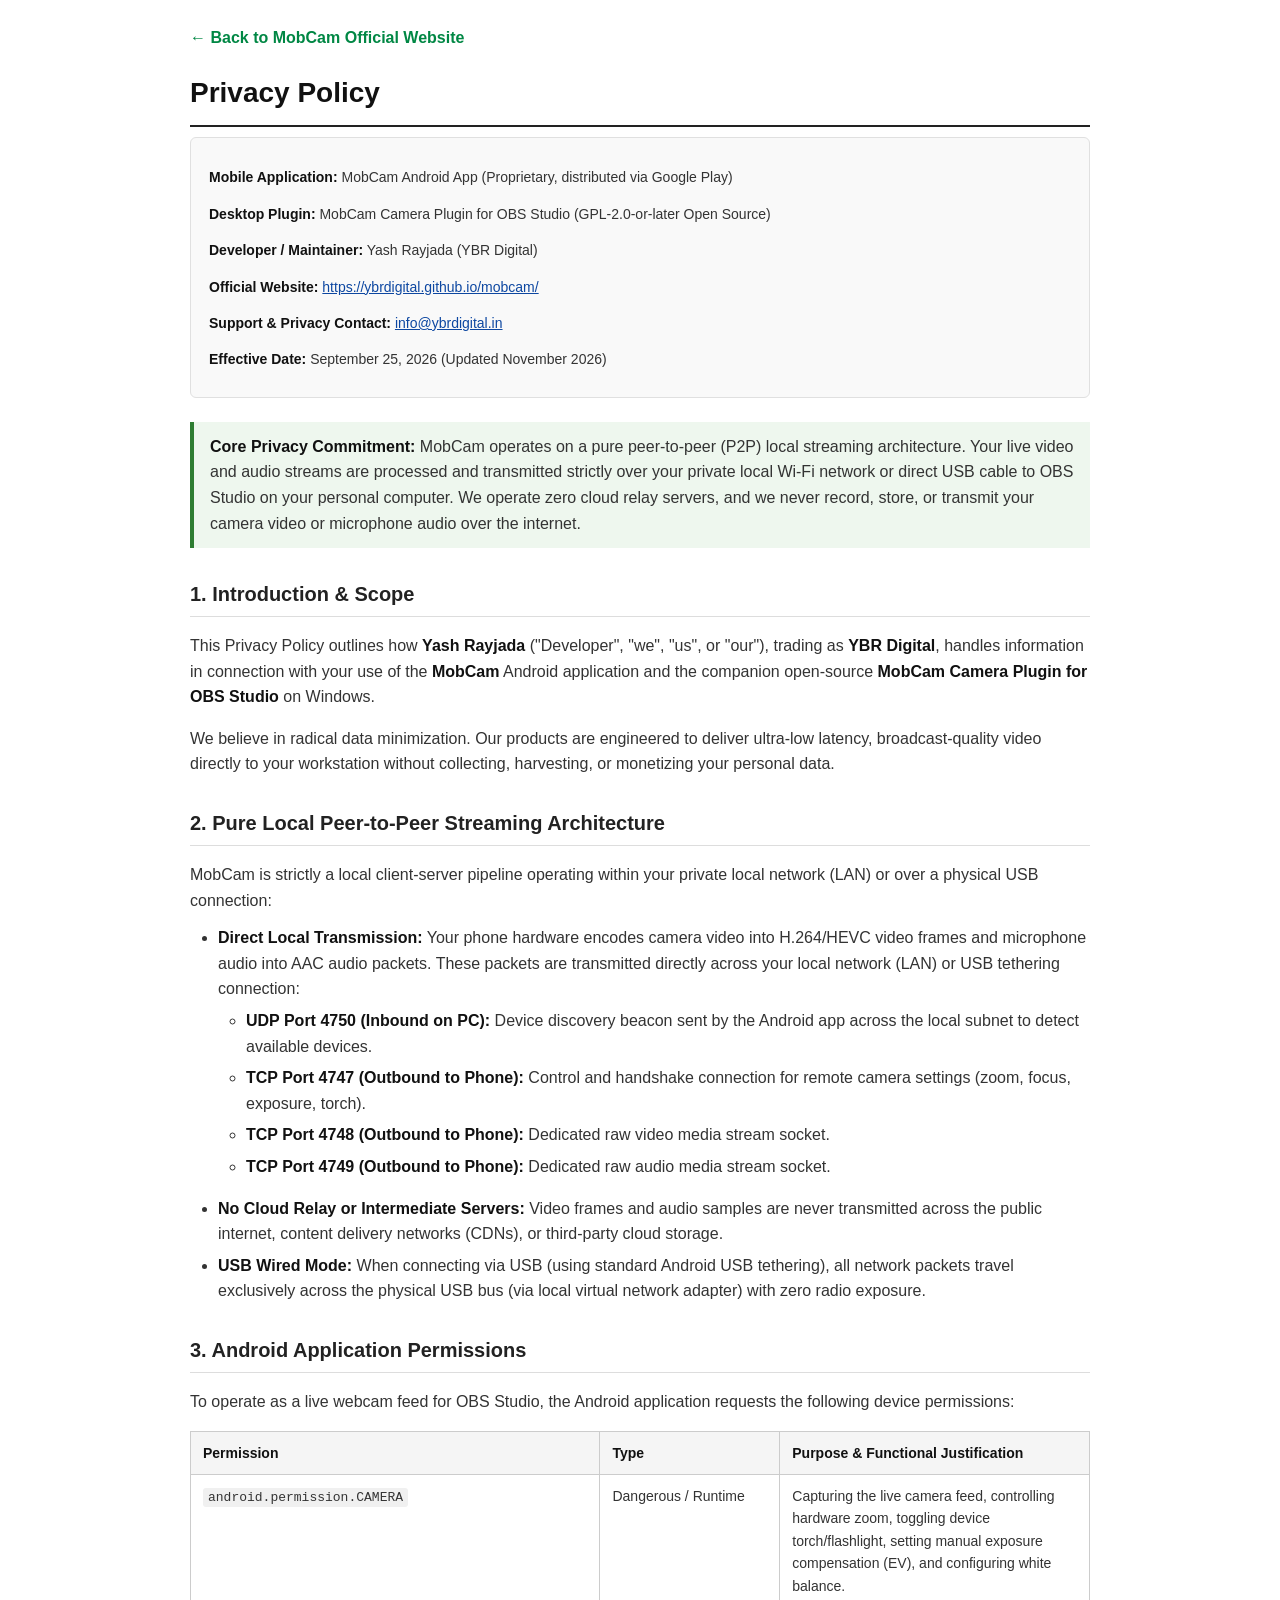
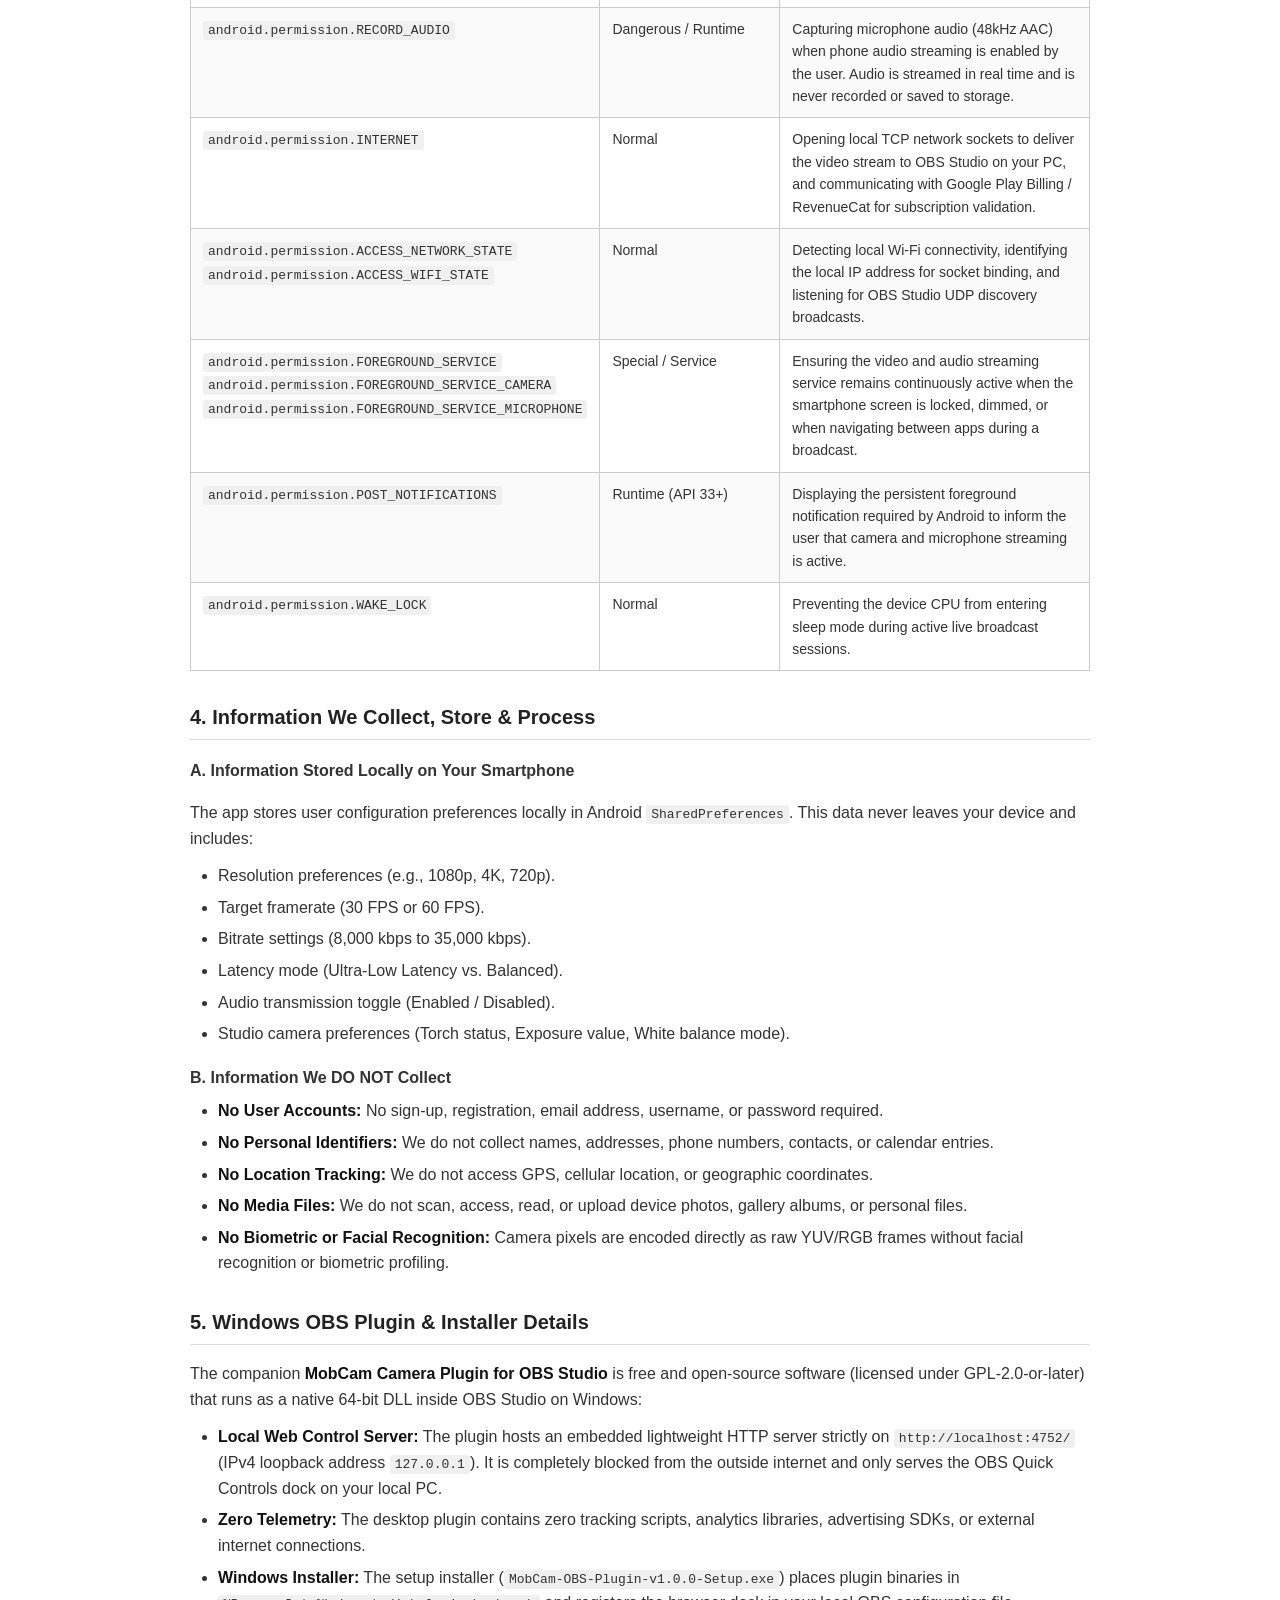
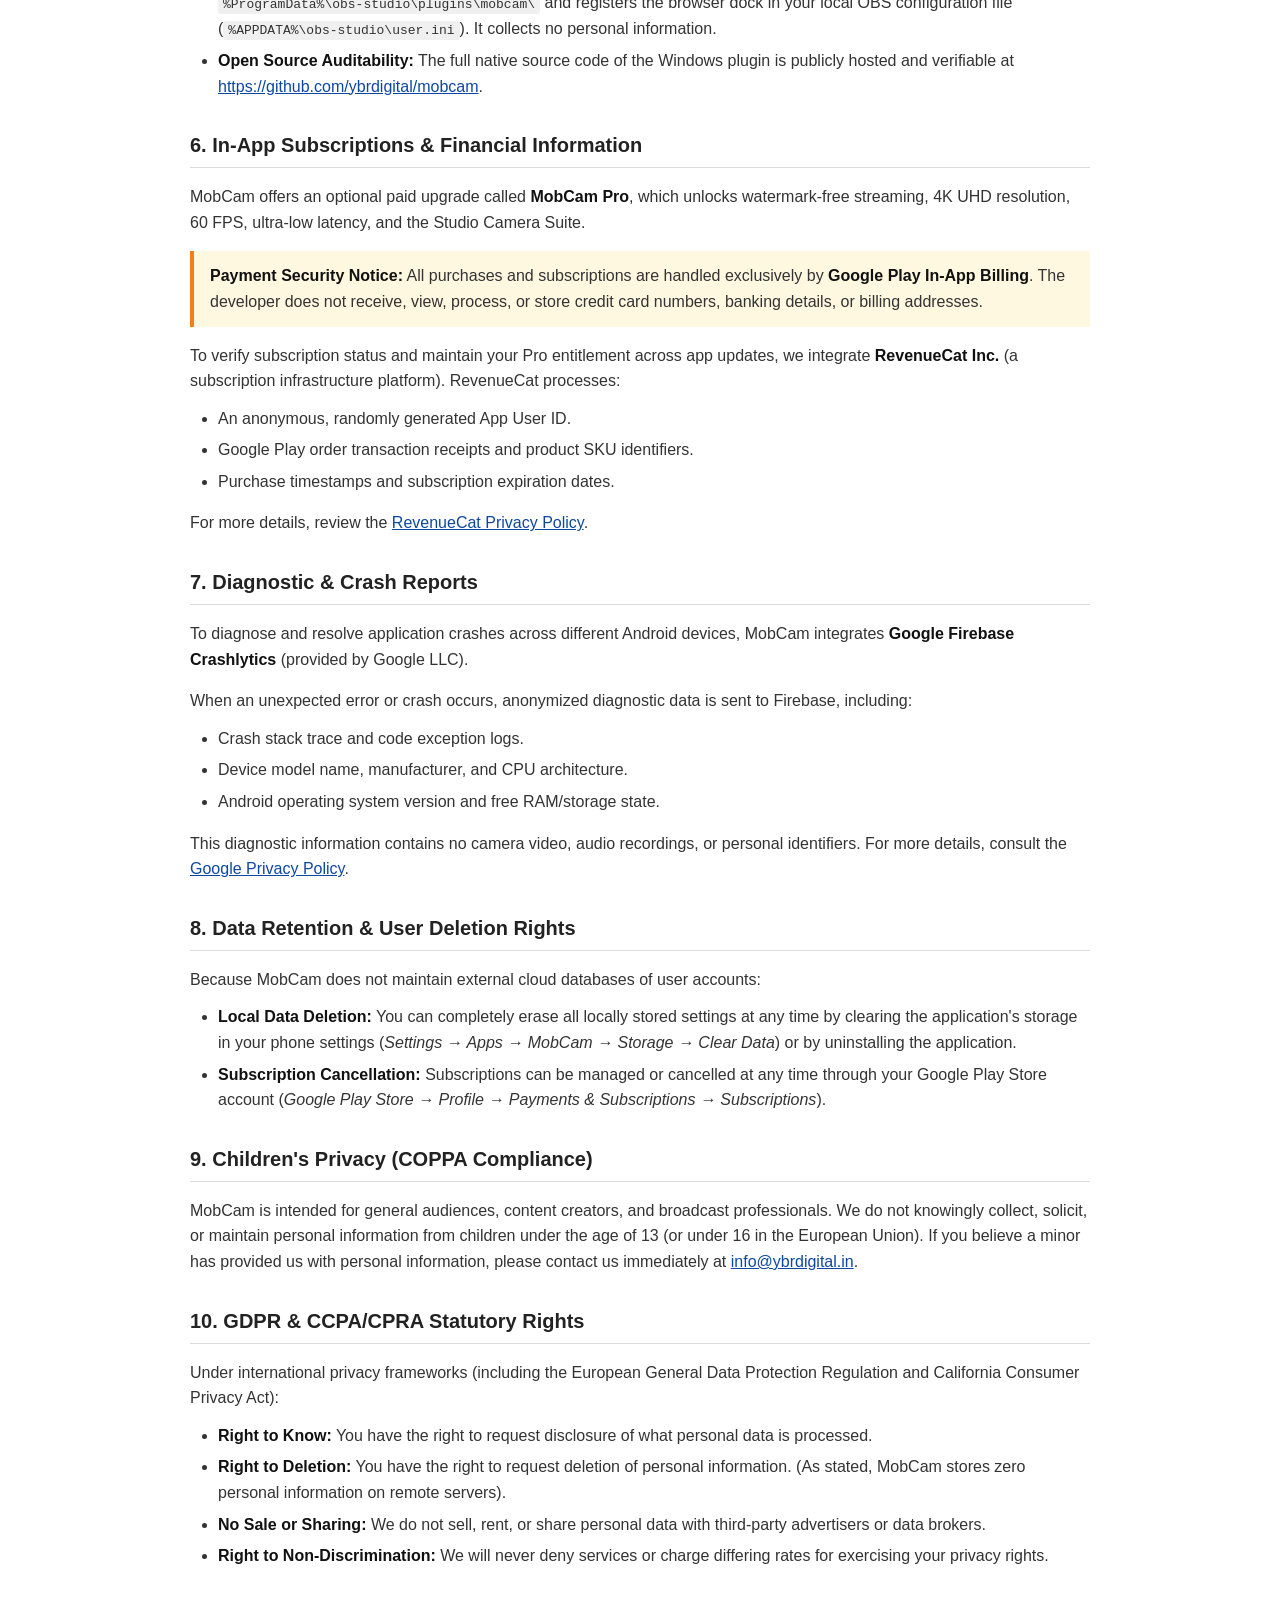
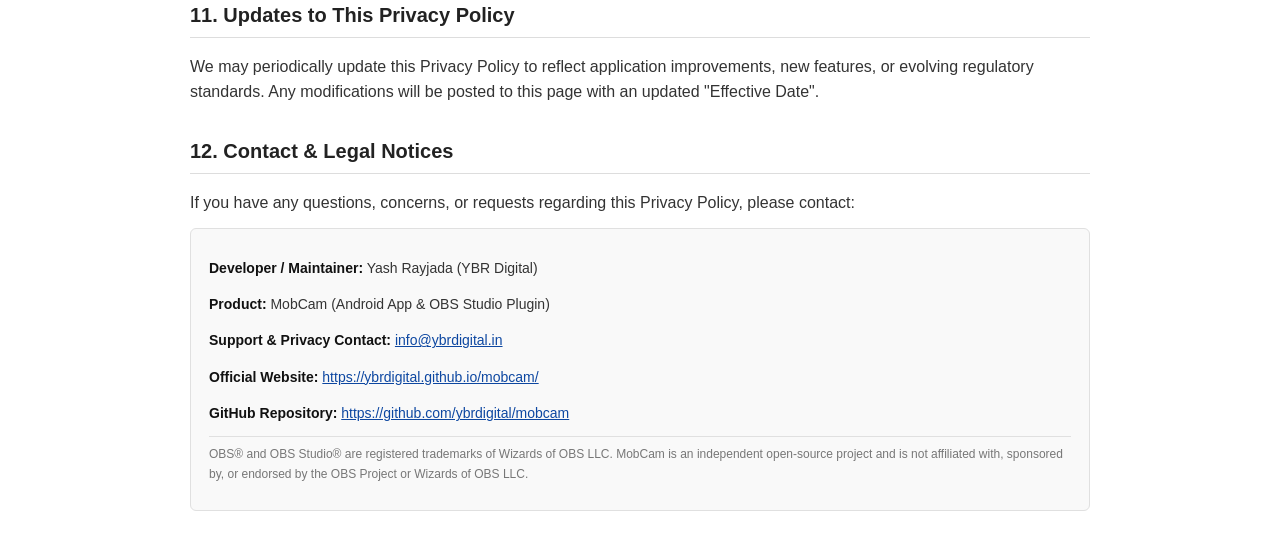
<file: privacy-policy.html>
<!DOCTYPE html>
<html lang="en">
<head>
  <meta charset="UTF-8">
  <meta name="viewport" content="width=device-width, initial-scale=1.0">
  <title>Privacy Policy - MobCam - Native Camera Plugin for OBS Studio</title>
  <style>
    body {
      font-family: Arial, Helvetica, sans-serif;
      line-height: 1.6;
      color: #333333;
      max-width: 900px;
      margin: 0 auto;
      padding: 25px 20px;
      background-color: #ffffff;
    }
    h1 {
      font-size: 28px;
      color: #111111;
      border-bottom: 2px solid #222222;
      padding-bottom: 10px;
      margin-top: 10px;
      margin-bottom: 10px;
    }
    h2 {
      font-size: 20px;
      color: #222222;
      border-bottom: 1px solid #dddddd;
      padding-bottom: 6px;
      margin-top: 30px;
      margin-bottom: 12px;
    }
    h3 {
      font-size: 16px;
      color: #333333;
      margin-top: 18px;
      margin-bottom: 8px;
    }
    p {
      margin-bottom: 12px;
    }
    ul, ol {
      margin-top: 6px;
      margin-bottom: 16px;
      padding-left: 28px;
    }
    li {
      margin-bottom: 6px;
    }
    strong {
      color: #111111;
    }
    table {
      width: 100%;
      border-collapse: collapse;
      margin: 16px 0;
      font-size: 14px;
    }
    th, td {
      border: 1px solid #cccccc;
      padding: 10px 12px;
      text-align: left;
      vertical-align: top;
    }
    th {
      background-color: #f5f5f5;
      font-weight: bold;
      color: #111111;
    }
    tr:nth-child(even) {
      background-color: #fafafa;
    }
    code {
      font-family: Consolas, Monaco, monospace;
      font-size: 13px;
      background-color: #f0f0f0;
      padding: 2px 5px;
      border-radius: 3px;
    }
    .meta-box {
      background-color: #f9f9f9;
      border: 1px solid #e0e0e0;
      border-radius: 6px;
      padding: 14px 18px;
      margin-bottom: 24px;
      font-size: 14px;
    }
    .highlight-box {
      background-color: #eef7ee;
      border-left: 4px solid #2e7d32;
      padding: 12px 16px;
      margin: 16px 0;
    }
    .warning-box {
      background-color: #fff8e1;
      border-left: 4px solid #f57f17;
      padding: 12px 16px;
      margin: 16px 0;
    }
    a {
      color: #0d47a1;
      text-decoration: underline;
    }
  </style>
</head>
<body>

  <div style="margin-bottom: 20px;">
    <a href="index.html" style="color: #008744; text-decoration: none; font-weight: bold; display: inline-flex; align-items: center; gap: 6px;">
      &larr; Back to MobCam Official Website
    </a>
  </div>

  <h1>Privacy Policy</h1>
  
  <div class="meta-box">
    <p><strong>Mobile Application:</strong> MobCam Android App (Proprietary, distributed via Google Play)</p>
    <p><strong>Desktop Plugin:</strong> MobCam Camera Plugin for OBS Studio (GPL-2.0-or-later Open Source)</p>
    <p><strong>Developer / Maintainer:</strong> Yash Rayjada (YBR Digital)</p>
    <p><strong>Official Website:</strong> <a href="https://ybrdigital.github.io/mobcam/" target="_blank">https://ybrdigital.github.io/mobcam/</a></p>
    <p><strong>Support &amp; Privacy Contact:</strong> <a href="mailto:info@ybrdigital.in">info@ybrdigital.in</a></p>
    <p><strong>Effective Date:</strong> September 25, 2026 (Updated November 2026)</p>
  </div>

  <div class="highlight-box">
    <strong>Core Privacy Commitment:</strong> MobCam operates on a pure peer-to-peer (P2P) local streaming architecture. Your live video and audio streams are processed and transmitted strictly over your private local Wi-Fi network or direct USB cable to OBS Studio on your personal computer. We operate zero cloud relay servers, and we never record, store, or transmit your camera video or microphone audio over the internet.
  </div>

  <h2>1. Introduction &amp; Scope</h2>
  <p>
    This Privacy Policy outlines how <strong>Yash Rayjada</strong> ("Developer", "we", "us", or "our"), trading as <strong>YBR Digital</strong>, handles information in connection with your use of the <strong>MobCam</strong> Android application and the companion open-source <strong>MobCam Camera Plugin for OBS Studio</strong> on Windows.
  </p>
  <p>
    We believe in radical data minimization. Our products are engineered to deliver ultra-low latency, broadcast-quality video directly to your workstation without collecting, harvesting, or monetizing your personal data.
  </p>

  <h2>2. Pure Local Peer-to-Peer Streaming Architecture</h2>
  <p>
    MobCam is strictly a local client-server pipeline operating within your private local network (LAN) or over a physical USB connection:
  </p>
  <ul>
    <li><strong>Direct Local Transmission:</strong> Your phone hardware encodes camera video into H.264/HEVC video frames and microphone audio into AAC audio packets. These packets are transmitted directly across your local network (LAN) or USB tethering connection:
      <ul>
        <li><strong>UDP Port 4750 (Inbound on PC):</strong> Device discovery beacon sent by the Android app across the local subnet to detect available devices.</li>
        <li><strong>TCP Port 4747 (Outbound to Phone):</strong> Control and handshake connection for remote camera settings (zoom, focus, exposure, torch).</li>
        <li><strong>TCP Port 4748 (Outbound to Phone):</strong> Dedicated raw video media stream socket.</li>
        <li><strong>TCP Port 4749 (Outbound to Phone):</strong> Dedicated raw audio media stream socket.</li>
      </ul>
    </li>
    <li><strong>No Cloud Relay or Intermediate Servers:</strong> Video frames and audio samples are never transmitted across the public internet, content delivery networks (CDNs), or third-party cloud storage.</li>
    <li><strong>USB Wired Mode:</strong> When connecting via USB (using standard Android USB tethering), all network packets travel exclusively across the physical USB bus (via local virtual network adapter) with zero radio exposure.</li>
  </ul>

  <h2>3. Android Application Permissions</h2>
  <p>
    To operate as a live webcam feed for OBS Studio, the Android application requests the following device permissions:
  </p>

  <table>
    <thead>
      <tr>
        <th style="width: 32%;">Permission</th>
        <th style="width: 20%;">Type</th>
        <th>Purpose &amp; Functional Justification</th>
      </tr>
    </thead>
    <tbody>
      <tr>
        <td><code>android.permission.CAMERA</code></td>
        <td>Dangerous / Runtime</td>
        <td>Capturing the live camera feed, controlling hardware zoom, toggling device torch/flashlight, setting manual exposure compensation (EV), and configuring white balance.</td>
      </tr>
      <tr>
        <td><code>android.permission.RECORD_AUDIO</code></td>
        <td>Dangerous / Runtime</td>
        <td>Capturing microphone audio (48kHz AAC) when phone audio streaming is enabled by the user. Audio is streamed in real time and is never recorded or saved to storage.</td>
      </tr>
      <tr>
        <td><code>android.permission.INTERNET</code></td>
        <td>Normal</td>
        <td>Opening local TCP network sockets to deliver the video stream to OBS Studio on your PC, and communicating with Google Play Billing / RevenueCat for subscription validation.</td>
      </tr>
      <tr>
        <td><code>android.permission.ACCESS_NETWORK_STATE</code><br><code>android.permission.ACCESS_WIFI_STATE</code></td>
        <td>Normal</td>
        <td>Detecting local Wi-Fi connectivity, identifying the local IP address for socket binding, and listening for OBS Studio UDP discovery broadcasts.</td>
      </tr>
      <tr>
        <td><code>android.permission.FOREGROUND_SERVICE</code><br><code>android.permission.FOREGROUND_SERVICE_CAMERA</code><br><code>android.permission.FOREGROUND_SERVICE_MICROPHONE</code></td>
        <td>Special / Service</td>
        <td>Ensuring the video and audio streaming service remains continuously active when the smartphone screen is locked, dimmed, or when navigating between apps during a broadcast.</td>
      </tr>
      <tr>
        <td><code>android.permission.POST_NOTIFICATIONS</code></td>
        <td>Runtime (API 33+)</td>
        <td>Displaying the persistent foreground notification required by Android to inform the user that camera and microphone streaming is active.</td>
      </tr>
      <tr>
        <td><code>android.permission.WAKE_LOCK</code></td>
        <td>Normal</td>
        <td>Preventing the device CPU from entering sleep mode during active live broadcast sessions.</td>
      </tr>
    </tbody>
  </table>

  <h2>4. Information We Collect, Store &amp; Process</h2>

  <h3>A. Information Stored Locally on Your Smartphone</h3>
  <p>
    The app stores user configuration preferences locally in Android <code>SharedPreferences</code>. This data never leaves your device and includes:
  </p>
  <ul>
    <li>Resolution preferences (e.g., 1080p, 4K, 720p).</li>
    <li>Target framerate (30 FPS or 60 FPS).</li>
    <li>Bitrate settings (8,000 kbps to 35,000 kbps).</li>
    <li>Latency mode (Ultra-Low Latency vs. Balanced).</li>
    <li>Audio transmission toggle (Enabled / Disabled).</li>
    <li>Studio camera preferences (Torch status, Exposure value, White balance mode).</li>
  </ul>

  <h3>B. Information We DO NOT Collect</h3>
  <ul>
    <li><strong>No User Accounts:</strong> No sign-up, registration, email address, username, or password required.</li>
    <li><strong>No Personal Identifiers:</strong> We do not collect names, addresses, phone numbers, contacts, or calendar entries.</li>
    <li><strong>No Location Tracking:</strong> We do not access GPS, cellular location, or geographic coordinates.</li>
    <li><strong>No Media Files:</strong> We do not scan, access, read, or upload device photos, gallery albums, or personal files.</li>
    <li><strong>No Biometric or Facial Recognition:</strong> Camera pixels are encoded directly as raw YUV/RGB frames without facial recognition or biometric profiling.</li>
  </ul>

  <h2>5. Windows OBS Plugin &amp; Installer Details</h2>
  <p>
    The companion <strong>MobCam Camera Plugin for OBS Studio</strong> is free and open-source software (licensed under GPL-2.0-or-later) that runs as a native 64-bit DLL inside OBS Studio on Windows:
  </p>
  <ul>
    <li><strong>Local Web Control Server:</strong> The plugin hosts an embedded lightweight HTTP server strictly on <code>http://localhost:4752/</code> (IPv4 loopback address <code>127.0.0.1</code>). It is completely blocked from the outside internet and only serves the OBS Quick Controls dock on your local PC.</li>
    <li><strong>Zero Telemetry:</strong> The desktop plugin contains zero tracking scripts, analytics libraries, advertising SDKs, or external internet connections.</li>
    <li><strong>Windows Installer:</strong> The setup installer (<code>MobCam-OBS-Plugin-v1.0.0-Setup.exe</code>) places plugin binaries in <code>%ProgramData%\obs-studio\plugins\mobcam\</code> and registers the browser dock in your local OBS configuration file (<code>%APPDATA%\obs-studio\user.ini</code>). It collects no personal information.</li>
    <li><strong>Open Source Auditability:</strong> The full native source code of the Windows plugin is publicly hosted and verifiable at <a href="https://github.com/ybrdigital/mobcam" target="_blank">https://github.com/ybrdigital/mobcam</a>.</li>
  </ul>

  <h2>6. In-App Subscriptions &amp; Financial Information</h2>
  <p>
    MobCam offers an optional paid upgrade called <strong>MobCam Pro</strong>, which unlocks watermark-free streaming, 4K UHD resolution, 60 FPS, ultra-low latency, and the Studio Camera Suite.
  </p>
  <div class="warning-box">
    <strong>Payment Security Notice:</strong> All purchases and subscriptions are handled exclusively by <strong>Google Play In-App Billing</strong>. The developer does not receive, view, process, or store credit card numbers, banking details, or billing addresses.
  </div>
  <p>
    To verify subscription status and maintain your Pro entitlement across app updates, we integrate <strong>RevenueCat Inc.</strong> (a subscription infrastructure platform). RevenueCat processes:
  </p>
  <ul>
    <li>An anonymous, randomly generated App User ID.</li>
    <li>Google Play order transaction receipts and product SKU identifiers.</li>
    <li>Purchase timestamps and subscription expiration dates.</li>
  </ul>
  <p>
    For more details, review the <a href="https://www.revenuecat.com/privacy" target="_blank">RevenueCat Privacy Policy</a>.
  </p>

  <h2>7. Diagnostic &amp; Crash Reports</h2>
  <p>
    To diagnose and resolve application crashes across different Android devices, MobCam integrates <strong>Google Firebase Crashlytics</strong> (provided by Google LLC).
  </p>
  <p>
    When an unexpected error or crash occurs, anonymized diagnostic data is sent to Firebase, including:
  </p>
  <ul>
    <li>Crash stack trace and code exception logs.</li>
    <li>Device model name, manufacturer, and CPU architecture.</li>
    <li>Android operating system version and free RAM/storage state.</li>
  </ul>
  <p>
    This diagnostic information contains no camera video, audio recordings, or personal identifiers. For more details, consult the <a href="https://policies.google.com/privacy" target="_blank">Google Privacy Policy</a>.
  </p>

  <h2>8. Data Retention &amp; User Deletion Rights</h2>
  <p>
    Because MobCam does not maintain external cloud databases of user accounts:
  </p>
  <ul>
    <li><strong>Local Data Deletion:</strong> You can completely erase all locally stored settings at any time by clearing the application's storage in your phone settings (<em>Settings &rarr; Apps &rarr; MobCam &rarr; Storage &rarr; Clear Data</em>) or by uninstalling the application.</li>
    <li><strong>Subscription Cancellation:</strong> Subscriptions can be managed or cancelled at any time through your Google Play Store account (<em>Google Play Store &rarr; Profile &rarr; Payments &amp; Subscriptions &rarr; Subscriptions</em>).</li>
  </ul>

  <h2>9. Children's Privacy (COPPA Compliance)</h2>
  <p>
    MobCam is intended for general audiences, content creators, and broadcast professionals. We do not knowingly collect, solicit, or maintain personal information from children under the age of 13 (or under 16 in the European Union). If you believe a minor has provided us with personal information, please contact us immediately at <a href="mailto:info@ybrdigital.in">info@ybrdigital.in</a>.
  </p>

  <h2>10. GDPR &amp; CCPA/CPRA Statutory Rights</h2>
  <p>
    Under international privacy frameworks (including the European General Data Protection Regulation and California Consumer Privacy Act):
  </p>
  <ul>
    <li><strong>Right to Know:</strong> You have the right to request disclosure of what personal data is processed.</li>
    <li><strong>Right to Deletion:</strong> You have the right to request deletion of personal information. (As stated, MobCam stores zero personal information on remote servers).</li>
    <li><strong>No Sale or Sharing:</strong> We do not sell, rent, or share personal data with third-party advertisers or data brokers.</li>
    <li><strong>Right to Non-Discrimination:</strong> We will never deny services or charge differing rates for exercising your privacy rights.</li>
  </ul>

  <h2>11. Updates to This Privacy Policy</h2>
  <p>
    We may periodically update this Privacy Policy to reflect application improvements, new features, or evolving regulatory standards. Any modifications will be posted to this page with an updated "Effective Date".
  </p>

  <h2>12. Contact &amp; Legal Notices</h2>
  <p>
    If you have any questions, concerns, or requests regarding this Privacy Policy, please contact:
  </p>
  <div class="meta-box">
    <p><strong>Developer / Maintainer:</strong> Yash Rayjada (YBR Digital)</p>
    <p><strong>Product:</strong> MobCam (Android App &amp; OBS Studio Plugin)</p>
    <p><strong>Support &amp; Privacy Contact:</strong> <a href="mailto:info@ybrdigital.in">info@ybrdigital.in</a></p>
    <p><strong>Official Website:</strong> <a href="https://ybrdigital.github.io/mobcam/" target="_blank">https://ybrdigital.github.io/mobcam/</a></p>
    <p><strong>GitHub Repository:</strong> <a href="https://github.com/ybrdigital/mobcam" target="_blank">https://github.com/ybrdigital/mobcam</a></p>
    <p style="font-size: 12px; color: #777; margin-top: 10px; border-top: 1px solid #e0e0e0; padding-top: 8px;">
      OBS&reg; and OBS Studio&reg; are registered trademarks of Wizards of OBS LLC. MobCam is an independent open-source project and is not affiliated with, sponsored by, or endorsed by the OBS Project or Wizards of OBS LLC.
    </p>
  </div>

</body>
</html>
</file>
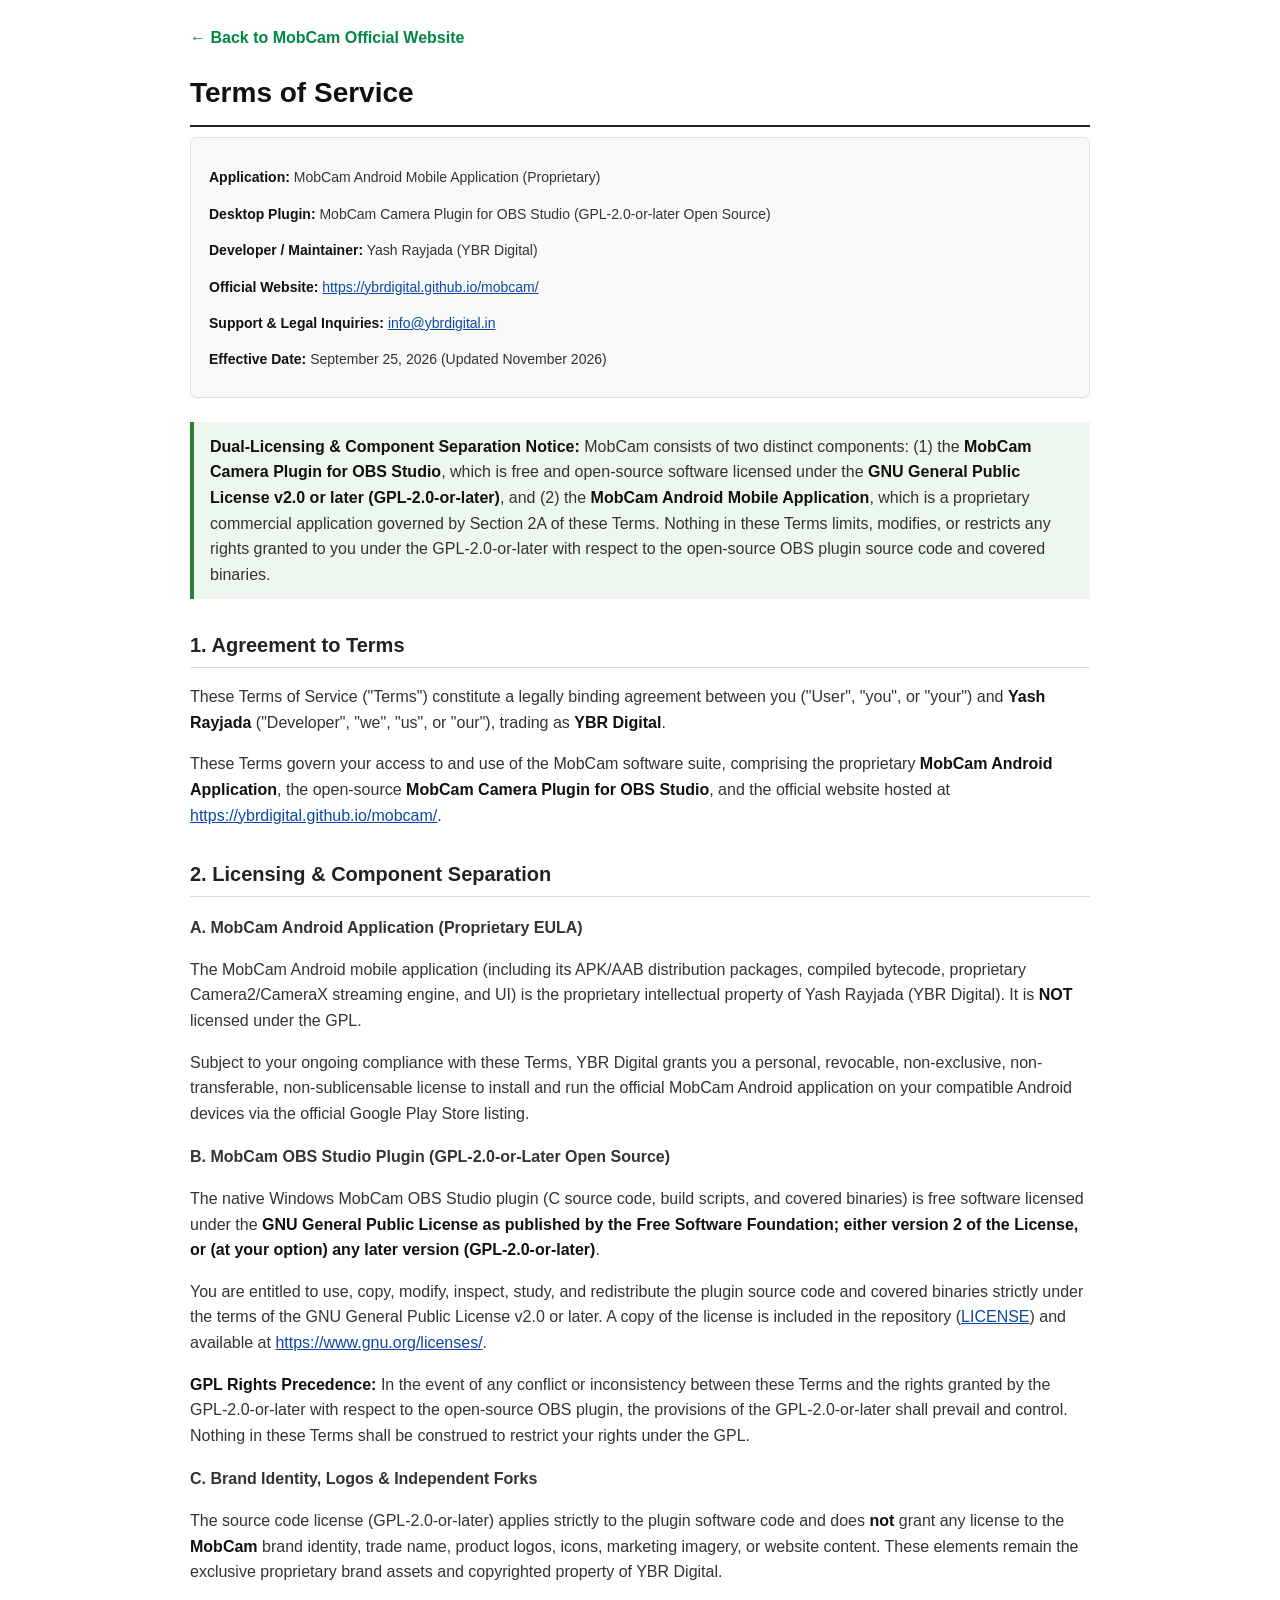
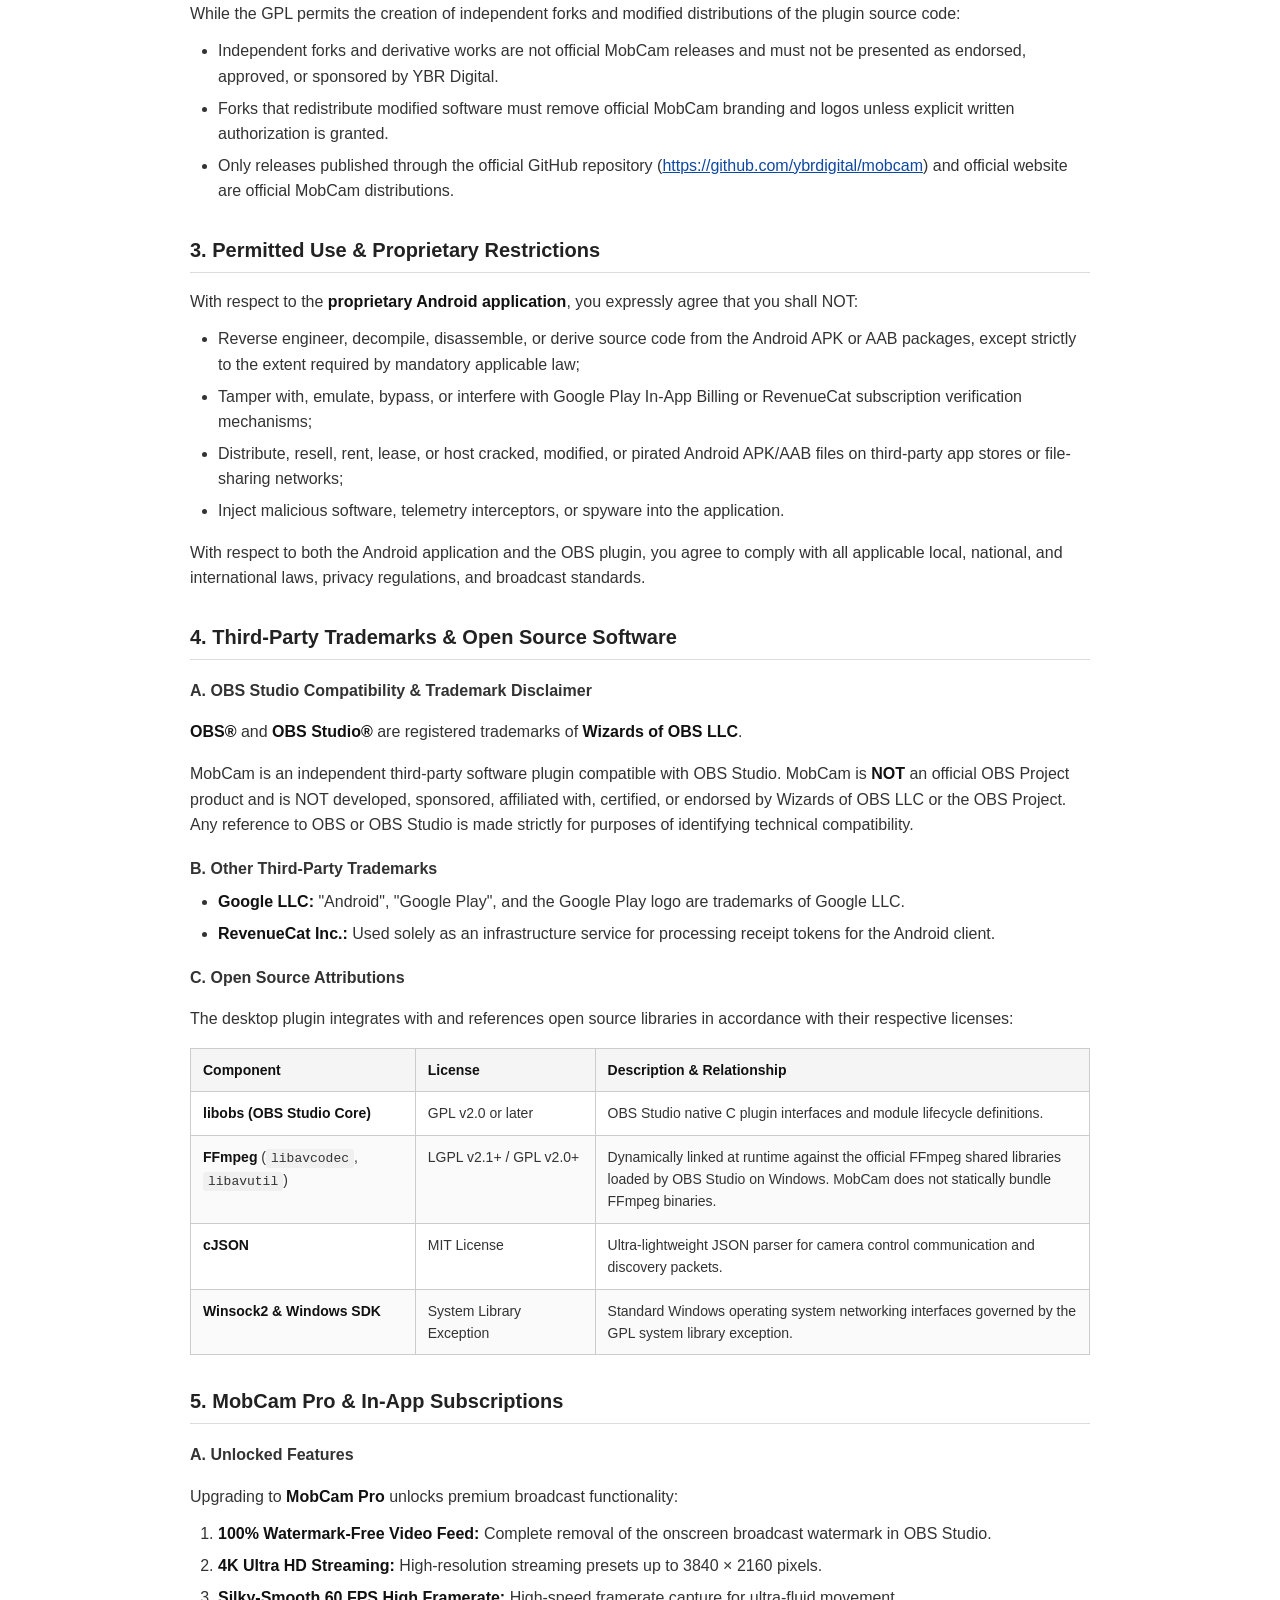
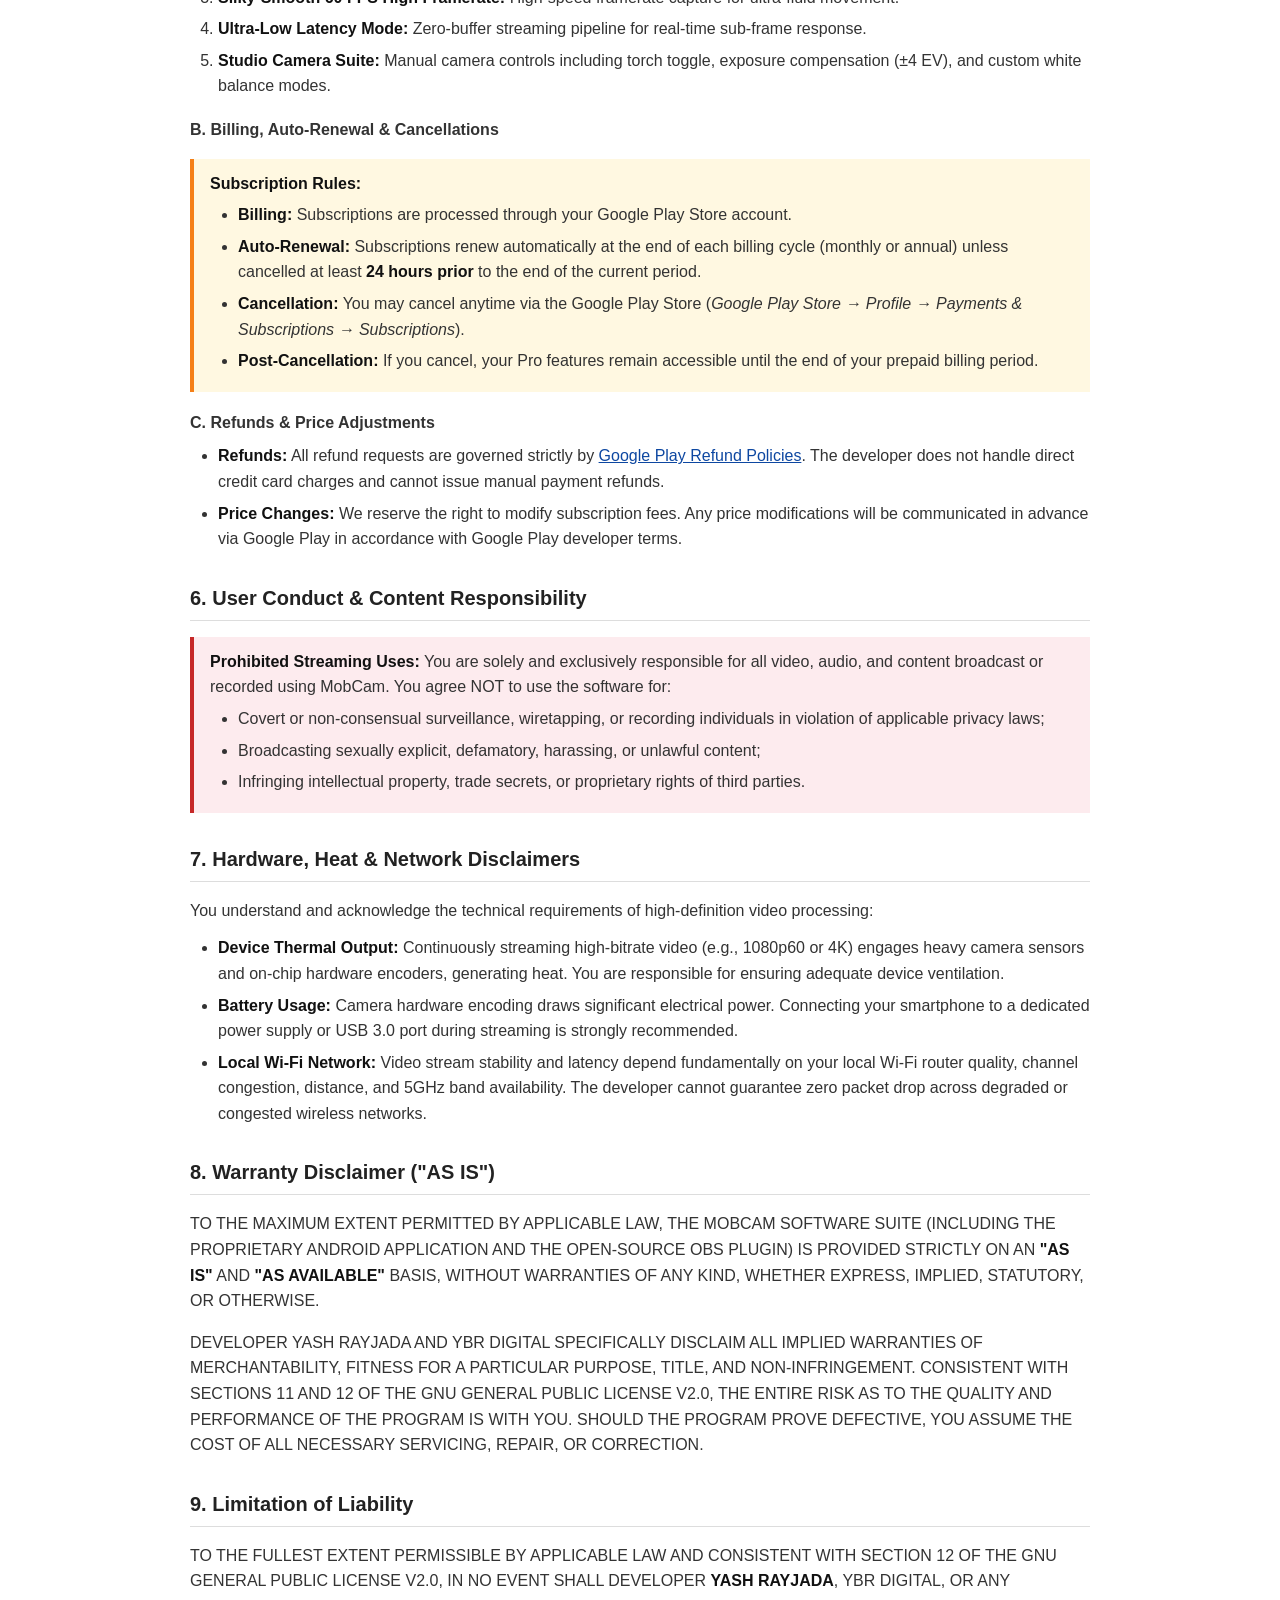
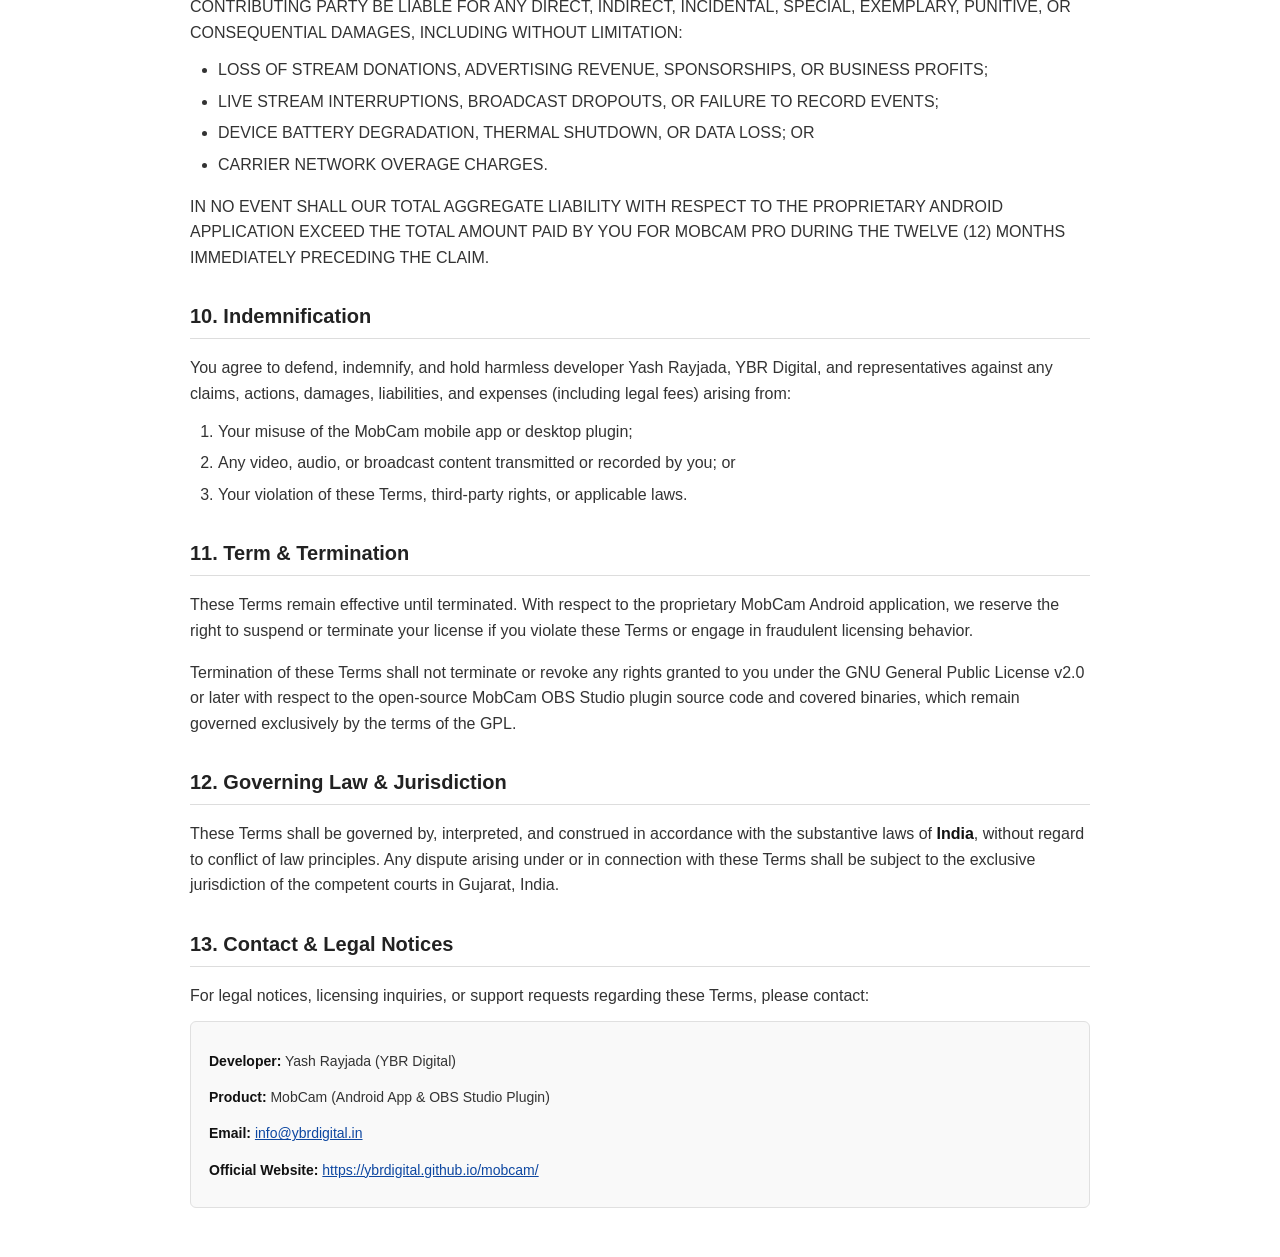
<file: terms-of-service.html>
<!DOCTYPE html>
<html lang="en">
<head>
  <meta charset="UTF-8">
  <meta name="viewport" content="width=device-width, initial-scale=1.0">
  <title>Terms of Service - MobCam - Native Camera Plugin for OBS Studio</title>
  <style>
    body {
      font-family: Arial, Helvetica, sans-serif;
      line-height: 1.6;
      color: #333333;
      max-width: 900px;
      margin: 0 auto;
      padding: 25px 20px;
      background-color: #ffffff;
    }
    h1 {
      font-size: 28px;
      color: #111111;
      border-bottom: 2px solid #222222;
      padding-bottom: 10px;
      margin-top: 10px;
      margin-bottom: 10px;
    }
    h2 {
      font-size: 20px;
      color: #222222;
      border-bottom: 1px solid #dddddd;
      padding-bottom: 6px;
      margin-top: 30px;
      margin-bottom: 12px;
    }
    h3 {
      font-size: 16px;
      color: #333333;
      margin-top: 18px;
      margin-bottom: 8px;
    }
    p {
      margin-bottom: 12px;
    }
    ul, ol {
      margin-top: 6px;
      margin-bottom: 16px;
      padding-left: 28px;
    }
    li {
      margin-bottom: 6px;
    }
    strong {
      color: #111111;
    }
    table {
      width: 100%;
      border-collapse: collapse;
      margin: 16px 0;
      font-size: 14px;
    }
    th, td {
      border: 1px solid #cccccc;
      padding: 10px 12px;
      text-align: left;
      vertical-align: top;
    }
    th {
      background-color: #f5f5f5;
      font-weight: bold;
      color: #111111;
    }
    tr:nth-child(even) {
      background-color: #fafafa;
    }
    code {
      font-family: Consolas, Monaco, monospace;
      font-size: 13px;
      background-color: #f0f0f0;
      padding: 2px 5px;
      border-radius: 3px;
    }
    .meta-box {
      background-color: #f9f9f9;
      border: 1px solid #e0e0e0;
      border-radius: 6px;
      padding: 14px 18px;
      margin-bottom: 24px;
      font-size: 14px;
    }
    .highlight-box {
      background-color: #eef7ee;
      border-left: 4px solid #2e7d32;
      padding: 12px 16px;
      margin: 16px 0;
    }
    .warning-box {
      background-color: #fff8e1;
      border-left: 4px solid #f57f17;
      padding: 12px 16px;
      margin: 16px 0;
    }
    .danger-box {
      background-color: #fdebee;
      border-left: 4px solid #c62828;
      padding: 12px 16px;
      margin: 16px 0;
    }
    a {
      color: #0d47a1;
      text-decoration: underline;
    }
  </style>
</head>
<body>

  <div style="margin-bottom: 20px;">
    <a href="index.html" style="color: #008744; text-decoration: none; font-weight: bold; display: inline-flex; align-items: center; gap: 6px;">
      &larr; Back to MobCam Official Website
    </a>
  </div>

  <h1>Terms of Service</h1>

  <div class="meta-box">
    <p><strong>Application:</strong> MobCam Android Mobile Application (Proprietary)</p>
    <p><strong>Desktop Plugin:</strong> MobCam Camera Plugin for OBS Studio (GPL-2.0-or-later Open Source)</p>
    <p><strong>Developer / Maintainer:</strong> Yash Rayjada (YBR Digital)</p>
    <p><strong>Official Website:</strong> <a href="https://ybrdigital.github.io/mobcam/" target="_blank">https://ybrdigital.github.io/mobcam/</a></p>
    <p><strong>Support &amp; Legal Inquiries:</strong> <a href="mailto:info@ybrdigital.in">info@ybrdigital.in</a></p>
    <p><strong>Effective Date:</strong> September 25, 2026 (Updated November 2026)</p>
  </div>

  <div class="highlight-box">
    <strong>Dual-Licensing &amp; Component Separation Notice:</strong> MobCam consists of two distinct components: (1) the <strong>MobCam Camera Plugin for OBS Studio</strong>, which is free and open-source software licensed under the <strong>GNU General Public License v2.0 or later (GPL-2.0-or-later)</strong>, and (2) the <strong>MobCam Android Mobile Application</strong>, which is a proprietary commercial application governed by Section 2A of these Terms. Nothing in these Terms limits, modifies, or restricts any rights granted to you under the GPL-2.0-or-later with respect to the open-source OBS plugin source code and covered binaries.
  </div>

  <h2>1. Agreement to Terms</h2>
  <p>
    These Terms of Service ("Terms") constitute a legally binding agreement between you ("User", "you", or "your") and <strong>Yash Rayjada</strong> ("Developer", "we", "us", or "our"), trading as <strong>YBR Digital</strong>.
  </p>
  <p>
    These Terms govern your access to and use of the MobCam software suite, comprising the proprietary <strong>MobCam Android Application</strong>, the open-source <strong>MobCam Camera Plugin for OBS Studio</strong>, and the official website hosted at <a href="https://ybrdigital.github.io/mobcam/" target="_blank">https://ybrdigital.github.io/mobcam/</a>.
  </p>

  <h2>2. Licensing &amp; Component Separation</h2>

  <h3>A. MobCam Android Application (Proprietary EULA)</h3>
  <p>
    The MobCam Android mobile application (including its APK/AAB distribution packages, compiled bytecode, proprietary Camera2/CameraX streaming engine, and UI) is the proprietary intellectual property of Yash Rayjada (YBR Digital). It is <strong>NOT</strong> licensed under the GPL.
  </p>
  <p>
    Subject to your ongoing compliance with these Terms, YBR Digital grants you a personal, revocable, non-exclusive, non-transferable, non-sublicensable license to install and run the official MobCam Android application on your compatible Android devices via the official Google Play Store listing.
  </p>

  <h3>B. MobCam OBS Studio Plugin (GPL-2.0-or-Later Open Source)</h3>
  <p>
    The native Windows MobCam OBS Studio plugin (C source code, build scripts, and covered binaries) is free software licensed under the <strong>GNU General Public License as published by the Free Software Foundation; either version 2 of the License, or (at your option) any later version (GPL-2.0-or-later)</strong>.
  </p>
  <p>
    You are entitled to use, copy, modify, inspect, study, and redistribute the plugin source code and covered binaries strictly under the terms of the GNU General Public License v2.0 or later. A copy of the license is included in the repository (<a href="LICENSE" target="_blank">LICENSE</a>) and available at <a href="https://www.gnu.org/licenses/" target="_blank">https://www.gnu.org/licenses/</a>.
  </p>
  <p>
    <strong>GPL Rights Precedence:</strong> In the event of any conflict or inconsistency between these Terms and the rights granted by the GPL-2.0-or-later with respect to the open-source OBS plugin, the provisions of the GPL-2.0-or-later shall prevail and control. Nothing in these Terms shall be construed to restrict your rights under the GPL.
  </p>

  <h3>C. Brand Identity, Logos &amp; Independent Forks</h3>
  <p>
    The source code license (GPL-2.0-or-later) applies strictly to the plugin software code and does <strong>not</strong> grant any license to the <strong>MobCam</strong> brand identity, trade name, product logos, icons, marketing imagery, or website content. These elements remain the exclusive proprietary brand assets and copyrighted property of YBR Digital.
  </p>
  <p>
    While the GPL permits the creation of independent forks and modified distributions of the plugin source code:
  </p>
  <ul>
    <li>Independent forks and derivative works are not official MobCam releases and must not be presented as endorsed, approved, or sponsored by YBR Digital.</li>
    <li>Forks that redistribute modified software must remove official MobCam branding and logos unless explicit written authorization is granted.</li>
    <li>Only releases published through the official GitHub repository (<a href="https://github.com/ybrdigital/mobcam" target="_blank">https://github.com/ybrdigital/mobcam</a>) and official website are official MobCam distributions.</li>
  </ul>

  <h2>3. Permitted Use &amp; Proprietary Restrictions</h2>
  <p>
    With respect to the <strong>proprietary Android application</strong>, you expressly agree that you shall NOT:
  </p>
  <ul>
    <li>Reverse engineer, decompile, disassemble, or derive source code from the Android APK or AAB packages, except strictly to the extent required by mandatory applicable law;</li>
    <li>Tamper with, emulate, bypass, or interfere with Google Play In-App Billing or RevenueCat subscription verification mechanisms;</li>
    <li>Distribute, resell, rent, lease, or host cracked, modified, or pirated Android APK/AAB files on third-party app stores or file-sharing networks;</li>
    <li>Inject malicious software, telemetry interceptors, or spyware into the application.</li>
  </ul>
  <p>
    With respect to both the Android application and the OBS plugin, you agree to comply with all applicable local, national, and international laws, privacy regulations, and broadcast standards.
  </p>

  <h2>4. Third-Party Trademarks &amp; Open Source Software</h2>

  <h3>A. OBS Studio Compatibility &amp; Trademark Disclaimer</h3>
  <p>
    <strong>OBS&reg;</strong> and <strong>OBS Studio&reg;</strong> are registered trademarks of <strong>Wizards of OBS LLC</strong>.
  </p>
  <p>
    MobCam is an independent third-party software plugin compatible with OBS Studio. MobCam is <strong>NOT</strong> an official OBS Project product and is NOT developed, sponsored, affiliated with, certified, or endorsed by Wizards of OBS LLC or the OBS Project. Any reference to OBS or OBS Studio is made strictly for purposes of identifying technical compatibility.
  </p>

  <h3>B. Other Third-Party Trademarks</h3>
  <ul>
    <li><strong>Google LLC:</strong> "Android", "Google Play", and the Google Play logo are trademarks of Google LLC.</li>
    <li><strong>RevenueCat Inc.:</strong> Used solely as an infrastructure service for processing receipt tokens for the Android client.</li>
  </ul>

  <h3>C. Open Source Attributions</h3>
  <p>
    The desktop plugin integrates with and references open source libraries in accordance with their respective licenses:
  </p>

  <table>
    <thead>
      <tr>
        <th style="width: 25%;">Component</th>
        <th style="width: 20%;">License</th>
        <th>Description &amp; Relationship</th>
      </tr>
    </thead>
    <tbody>
      <tr>
        <td><strong>libobs (OBS Studio Core)</strong></td>
        <td>GPL v2.0 or later</td>
        <td>OBS Studio native C plugin interfaces and module lifecycle definitions.</td>
      </tr>
      <tr>
        <td><strong>FFmpeg</strong> (<code>libavcodec</code>, <code>libavutil</code>)</td>
        <td>LGPL v2.1+ / GPL v2.0+</td>
        <td>Dynamically linked at runtime against the official FFmpeg shared libraries loaded by OBS Studio on Windows. MobCam does not statically bundle FFmpeg binaries.</td>
      </tr>
      <tr>
        <td><strong>cJSON</strong></td>
        <td>MIT License</td>
        <td>Ultra-lightweight JSON parser for camera control communication and discovery packets.</td>
      </tr>
      <tr>
        <td><strong>Winsock2 &amp; Windows SDK</strong></td>
        <td>System Library Exception</td>
        <td>Standard Windows operating system networking interfaces governed by the GPL system library exception.</td>
      </tr>
    </tbody>
  </table>

  <h2>5. MobCam Pro &amp; In-App Subscriptions</h2>

  <h3>A. Unlocked Features</h3>
  <p>
    Upgrading to <strong>MobCam Pro</strong> unlocks premium broadcast functionality:
  </p>
  <ol>
    <li><strong>100% Watermark-Free Video Feed:</strong> Complete removal of the onscreen broadcast watermark in OBS Studio.</li>
    <li><strong>4K Ultra HD Streaming:</strong> High-resolution streaming presets up to 3840 &times; 2160 pixels.</li>
    <li><strong>Silky-Smooth 60 FPS High Framerate:</strong> High-speed framerate capture for ultra-fluid movement.</li>
    <li><strong>Ultra-Low Latency Mode:</strong> Zero-buffer streaming pipeline for real-time sub-frame response.</li>
    <li><strong>Studio Camera Suite:</strong> Manual camera controls including torch toggle, exposure compensation (&plusmn;4 EV), and custom white balance modes.</li>
  </ol>

  <h3>B. Billing, Auto-Renewal &amp; Cancellations</h3>
  <div class="warning-box">
    <strong>Subscription Rules:</strong>
    <ul style="margin-bottom: 0;">
      <li><strong>Billing:</strong> Subscriptions are processed through your Google Play Store account.</li>
      <li><strong>Auto-Renewal:</strong> Subscriptions renew automatically at the end of each billing cycle (monthly or annual) unless cancelled at least <strong>24 hours prior</strong> to the end of the current period.</li>
      <li><strong>Cancellation:</strong> You may cancel anytime via the Google Play Store (<em>Google Play Store &rarr; Profile &rarr; Payments &amp; Subscriptions &rarr; Subscriptions</em>).</li>
      <li><strong>Post-Cancellation:</strong> If you cancel, your Pro features remain accessible until the end of your prepaid billing period.</li>
    </ul>
  </div>

  <h3>C. Refunds &amp; Price Adjustments</h3>
  <ul>
    <li><strong>Refunds:</strong> All refund requests are governed strictly by <a href="https://support.google.com/googleplay/answer/2479637" target="_blank">Google Play Refund Policies</a>. The developer does not handle direct credit card charges and cannot issue manual payment refunds.</li>
    <li><strong>Price Changes:</strong> We reserve the right to modify subscription fees. Any price modifications will be communicated in advance via Google Play in accordance with Google Play developer terms.</li>
  </ul>

  <h2>6. User Conduct &amp; Content Responsibility</h2>
  <div class="danger-box">
    <strong>Prohibited Streaming Uses:</strong> You are solely and exclusively responsible for all video, audio, and content broadcast or recorded using MobCam. You agree NOT to use the software for:
    <ul style="margin-bottom: 0;">
      <li>Covert or non-consensual surveillance, wiretapping, or recording individuals in violation of applicable privacy laws;</li>
      <li>Broadcasting sexually explicit, defamatory, harassing, or unlawful content;</li>
      <li>Infringing intellectual property, trade secrets, or proprietary rights of third parties.</li>
    </ul>
  </div>

  <h2>7. Hardware, Heat &amp; Network Disclaimers</h2>
  <p>
    You understand and acknowledge the technical requirements of high-definition video processing:
  </p>
  <ul>
    <li><strong>Device Thermal Output:</strong> Continuously streaming high-bitrate video (e.g., 1080p60 or 4K) engages heavy camera sensors and on-chip hardware encoders, generating heat. You are responsible for ensuring adequate device ventilation.</li>
    <li><strong>Battery Usage:</strong> Camera hardware encoding draws significant electrical power. Connecting your smartphone to a dedicated power supply or USB 3.0 port during streaming is strongly recommended.</li>
    <li><strong>Local Wi-Fi Network:</strong> Video stream stability and latency depend fundamentally on your local Wi-Fi router quality, channel congestion, distance, and 5GHz band availability. The developer cannot guarantee zero packet drop across degraded or congested wireless networks.</li>
  </ul>

  <h2>8. Warranty Disclaimer ("AS IS")</h2>
  <p>
    TO THE MAXIMUM EXTENT PERMITTED BY APPLICABLE LAW, THE MOBCAM SOFTWARE SUITE (INCLUDING THE PROPRIETARY ANDROID APPLICATION AND THE OPEN-SOURCE OBS PLUGIN) IS PROVIDED STRICTLY ON AN <strong>"AS IS"</strong> AND <strong>"AS AVAILABLE"</strong> BASIS, WITHOUT WARRANTIES OF ANY KIND, WHETHER EXPRESS, IMPLIED, STATUTORY, OR OTHERWISE.
  </p>
  <p>
    DEVELOPER YASH RAYJADA AND YBR DIGITAL SPECIFICALLY DISCLAIM ALL IMPLIED WARRANTIES OF MERCHANTABILITY, FITNESS FOR A PARTICULAR PURPOSE, TITLE, AND NON-INFRINGEMENT. CONSISTENT WITH SECTIONS 11 AND 12 OF THE GNU GENERAL PUBLIC LICENSE V2.0, THE ENTIRE RISK AS TO THE QUALITY AND PERFORMANCE OF THE PROGRAM IS WITH YOU. SHOULD THE PROGRAM PROVE DEFECTIVE, YOU ASSUME THE COST OF ALL NECESSARY SERVICING, REPAIR, OR CORRECTION.
  </p>

  <h2>9. Limitation of Liability</h2>
  <p>
    TO THE FULLEST EXTENT PERMISSIBLE BY APPLICABLE LAW AND CONSISTENT WITH SECTION 12 OF THE GNU GENERAL PUBLIC LICENSE V2.0, IN NO EVENT SHALL DEVELOPER <strong>YASH RAYJADA</strong>, YBR DIGITAL, OR ANY CONTRIBUTING PARTY BE LIABLE FOR ANY DIRECT, INDIRECT, INCIDENTAL, SPECIAL, EXEMPLARY, PUNITIVE, OR CONSEQUENTIAL DAMAGES, INCLUDING WITHOUT LIMITATION:
  </p>
  <ul>
    <li>LOSS OF STREAM DONATIONS, ADVERTISING REVENUE, SPONSORSHIPS, OR BUSINESS PROFITS;</li>
    <li>LIVE STREAM INTERRUPTIONS, BROADCAST DROPOUTS, OR FAILURE TO RECORD EVENTS;</li>
    <li>DEVICE BATTERY DEGRADATION, THERMAL SHUTDOWN, OR DATA LOSS; OR</li>
    <li>CARRIER NETWORK OVERAGE CHARGES.</li>
  </ul>
  <p>
    IN NO EVENT SHALL OUR TOTAL AGGREGATE LIABILITY WITH RESPECT TO THE PROPRIETARY ANDROID APPLICATION EXCEED THE TOTAL AMOUNT PAID BY YOU FOR MOBCAM PRO DURING THE TWELVE (12) MONTHS IMMEDIATELY PRECEDING THE CLAIM.
  </p>

  <h2>10. Indemnification</h2>
  <p>
    You agree to defend, indemnify, and hold harmless developer Yash Rayjada, YBR Digital, and representatives against any claims, actions, damages, liabilities, and expenses (including legal fees) arising from:
  </p>
  <ol>
    <li>Your misuse of the MobCam mobile app or desktop plugin;</li>
    <li>Any video, audio, or broadcast content transmitted or recorded by you; or</li>
    <li>Your violation of these Terms, third-party rights, or applicable laws.</li>
  </ol>

  <h2>11. Term &amp; Termination</h2>
  <p>
    These Terms remain effective until terminated. With respect to the proprietary MobCam Android application, we reserve the right to suspend or terminate your license if you violate these Terms or engage in fraudulent licensing behavior.
  </p>
  <p>
    Termination of these Terms shall not terminate or revoke any rights granted to you under the GNU General Public License v2.0 or later with respect to the open-source MobCam OBS Studio plugin source code and covered binaries, which remain governed exclusively by the terms of the GPL.
  </p>

  <h2>12. Governing Law &amp; Jurisdiction</h2>
  <p>
    These Terms shall be governed by, interpreted, and construed in accordance with the substantive laws of <strong>India</strong>, without regard to conflict of law principles. Any dispute arising under or in connection with these Terms shall be subject to the exclusive jurisdiction of the competent courts in Gujarat, India.
  </p>

  <h2>13. Contact &amp; Legal Notices</h2>
  <p>
    For legal notices, licensing inquiries, or support requests regarding these Terms, please contact:
  </p>
  <div class="meta-box">
    <p><strong>Developer:</strong> Yash Rayjada (YBR Digital)</p>
    <p><strong>Product:</strong> MobCam (Android App &amp; OBS Studio Plugin)</p>
    <p><strong>Email:</strong> <a href="mailto:info@ybrdigital.in">info@ybrdigital.in</a></p>
    <p><strong>Official Website:</strong> <a href="https://ybrdigital.github.io/mobcam/" target="_blank">https://ybrdigital.github.io/mobcam/</a></p>
  </div>

</body>
</html>
</file>
